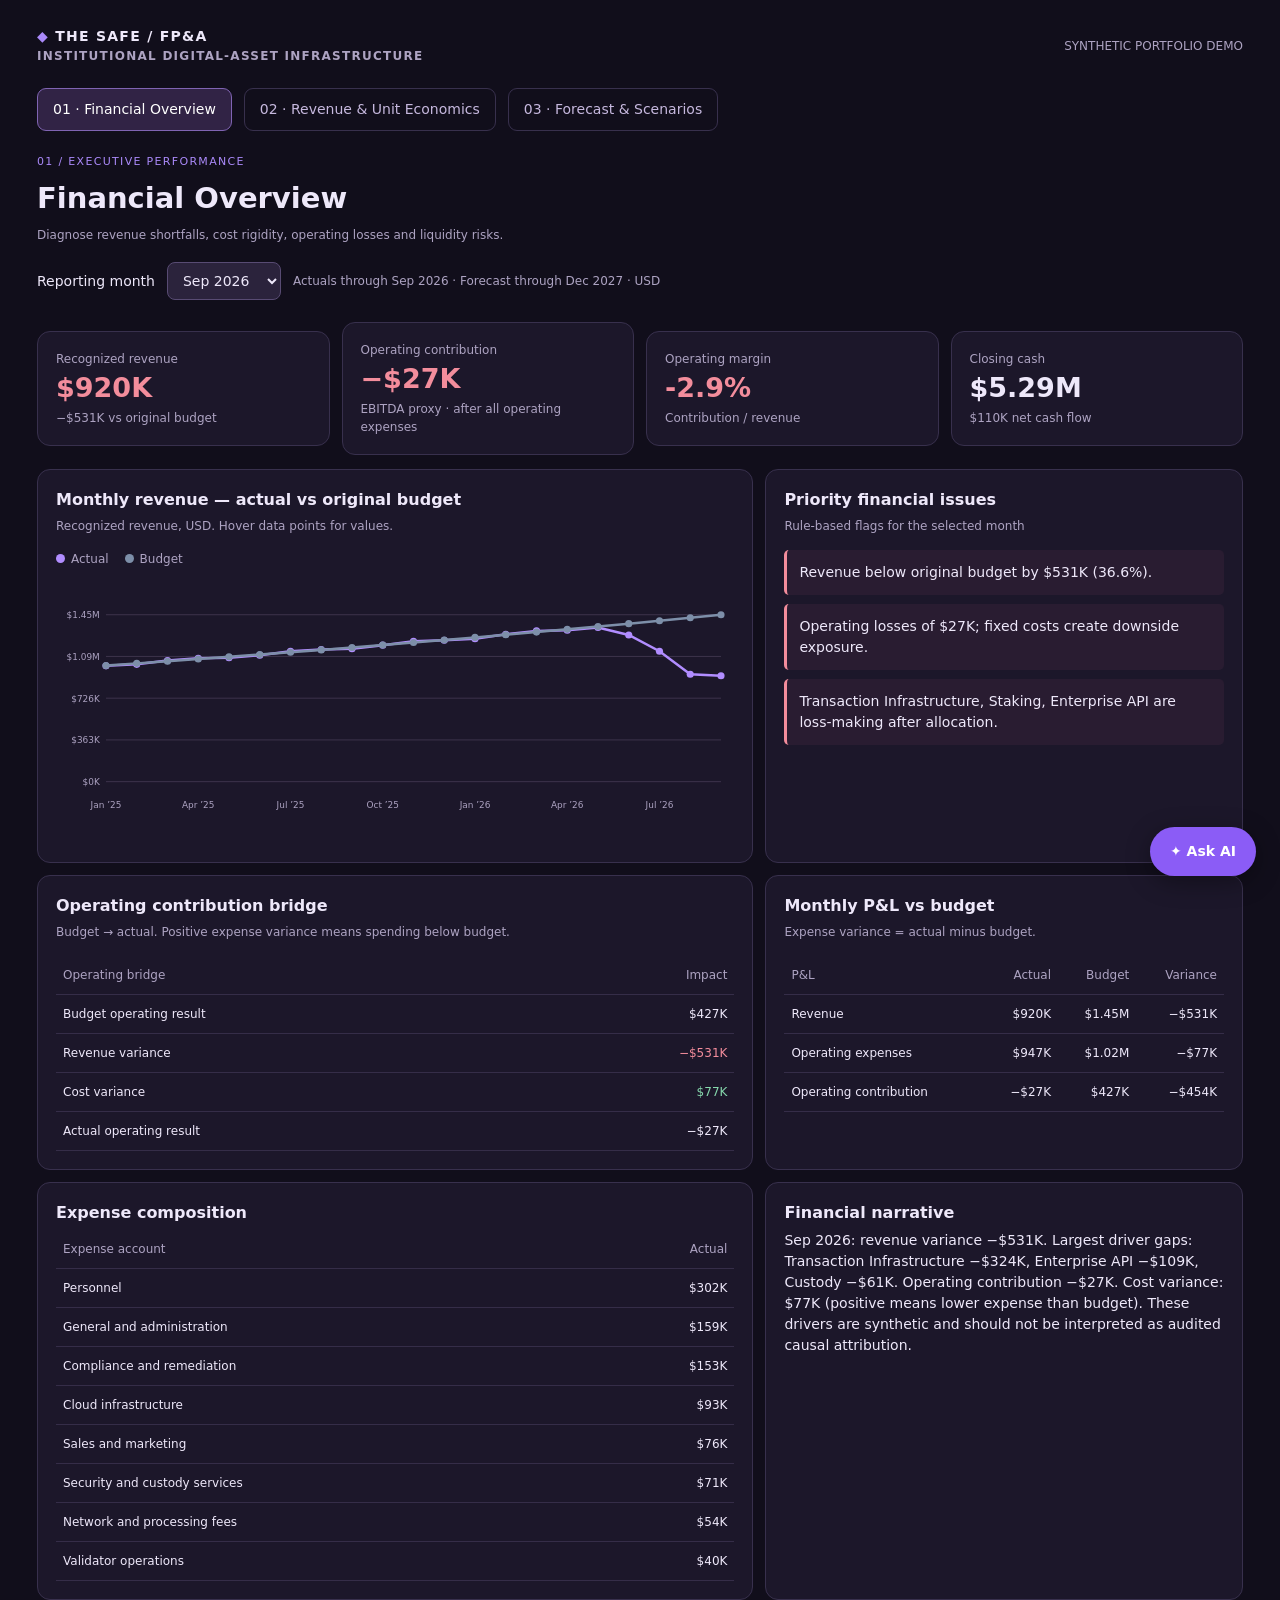
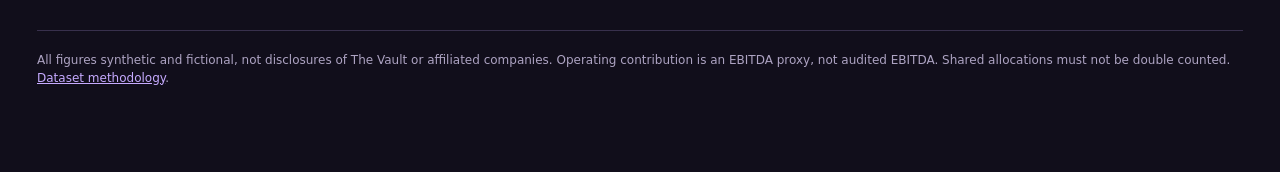
<file: index.html>
<!doctype html><html lang="en"><head><meta charset="utf-8"><meta name="viewport" content="width=device-width,initial-scale=1"><title>THE SAFE / FP&A — Financial Overview</title><link rel="stylesheet" href="style.css"><style>
#ai-chat-widget{position:fixed;bottom:24px;right:24px;z-index:99999;font-family:system-ui,sans-serif}
#ai-chat-toggle{display:flex;align-items:center;gap:10px;padding:14px 20px;background:#8b5cf6;color:white;border:0;border-radius:30px;cursor:pointer;font-weight:600;box-shadow:0 6px 25px rgba(0,0,0,.35)}
#ai-chat-panel{display:none;position:absolute;bottom:70px;right:0;width:380px;height:min(550px,calc(100dvh - 120px));background:#11131b;border:1px solid #41415a;border-radius:16px;overflow:hidden;box-shadow:0 12px 40px rgba(0,0,0,.5)}
#ai-chat-panel.open{display:flex;flex-direction:column}
#ai-chat-header{display:flex;justify-content:space-between;align-items:center;padding:12px 16px;color:white;background:#202331;font-weight:600}
#ai-chat-close{background:transparent;color:white;border:0;cursor:pointer;font-size:22px}
#ai-chat-frame{flex:1;width:100%;border:0;min-height:0}
@media(max-width:600px){#ai-chat-widget{right:12px;bottom:12px}#ai-chat-panel{width:min(380px,calc(100vw - 24px));height:min(550px,calc(100dvh - 100px))}}
</style></head><body data-page="overview"><main class="shell"><header><div class="brand"><b>◆</b> THE SAFE / FP&A <div class="tag">INSTITUTIONAL DIGITAL-ASSET INFRASTRUCTURE</div></div><span class="tag">SYNTHETIC PORTFOLIO DEMO</span></header><nav class="nav"><a href="index.html" class="active">01 · Financial Overview</a><a href="revenue.html" class="">02 · Revenue & Unit Economics</a><a href="forecast.html" class="">03 · Forecast & Scenarios</a></nav><div class="eyebrow">01 / executive performance</div><h1>Financial Overview</h1><p class="muted">Diagnose revenue shortfalls, cost rigidity, operating losses and liquidity risks.</p><div class="toolbar"><label for="month">Reporting month</label><select id="month"></select><span class="tag">Actuals through Sep 2026 · Forecast through Dec 2027 · USD</span></div><div id="content"><section class="kpis" id="kpis"></section><section class="grid2"><article class="panel"><h2>Monthly revenue — actual vs original budget</h2><p class="hint">Recognized revenue, USD. Hover data points for values.</p><div class="legend"><span><i style="background:#b18dff"></i>Actual</span><span><i style="background:#7d8fa9"></i>Budget</span></div><div id="revenueChart" class="chart"></div></article><article class="panel"><h2>Priority financial issues</h2><p class="hint">Rule-based flags for the selected month</p><div id="issues"></div></article><article class="panel"><h2>Operating contribution bridge</h2><p class="hint">Budget → actual. Positive expense variance means spending below budget.</p><div id="bridge"></div></article><article class="panel"><h2>Monthly P&L vs budget</h2><p class="hint">Expense variance = actual minus budget.</p><div id="pnl"></div></article><article class="panel"><h2>Expense composition</h2><div id="costs"></div></article><article class="panel"><h2>Financial narrative</h2><p id="narrative"></p></article></section></div><footer class="foot">All figures synthetic and fictional, not disclosures of The Vault or affiliated companies. Operating contribution is an EBITDA proxy, not audited EBITDA. Shared allocations must not be double counted. <a style="color:#c6aaff" href="README.md">Dataset methodology</a>.</footer></main><div class="tooltip" id="tooltip"></div><script src="common.js"></script><script src="views.js"></script><script>init()</script><div id="ai-chat-widget"><section id="ai-chat-panel" role="dialog" aria-label="AI Financial Analyst" aria-hidden="true"><div id="ai-chat-header"><span>✦ Safe AI Analyst</span><button id="ai-chat-close" type="button" aria-label="Close AI chat">×</button></div><iframe id="ai-chat-frame" title="AI Financial Analyst Chat" data-src="https://restless-scene-009b.ozornov-s-a.workers.dev/chat" referrerpolicy="strict-origin-when-cross-origin"></iframe></section><button id="ai-chat-toggle" type="button" aria-controls="ai-chat-panel" aria-expanded="false">✦ Ask AI</button></div>
<script>(()=>{const panel=document.getElementById('ai-chat-panel'),toggle=document.getElementById('ai-chat-toggle'),close=document.getElementById('ai-chat-close'),frame=document.getElementById('ai-chat-frame');function setOpen(open){panel.classList.toggle('open',open);panel.setAttribute('aria-hidden',String(!open));toggle.setAttribute('aria-expanded',String(open));if(open&&!frame.getAttribute('src'))frame.src=frame.dataset.src;if(!open)toggle.focus()}toggle.addEventListener('click',()=>setOpen(!panel.classList.contains('open')));close.addEventListener('click',()=>setOpen(false));document.addEventListener('keydown',e=>{if(e.key==='Escape'&&panel.classList.contains('open'))setOpen(false)})})();</script></body></html>
</file>
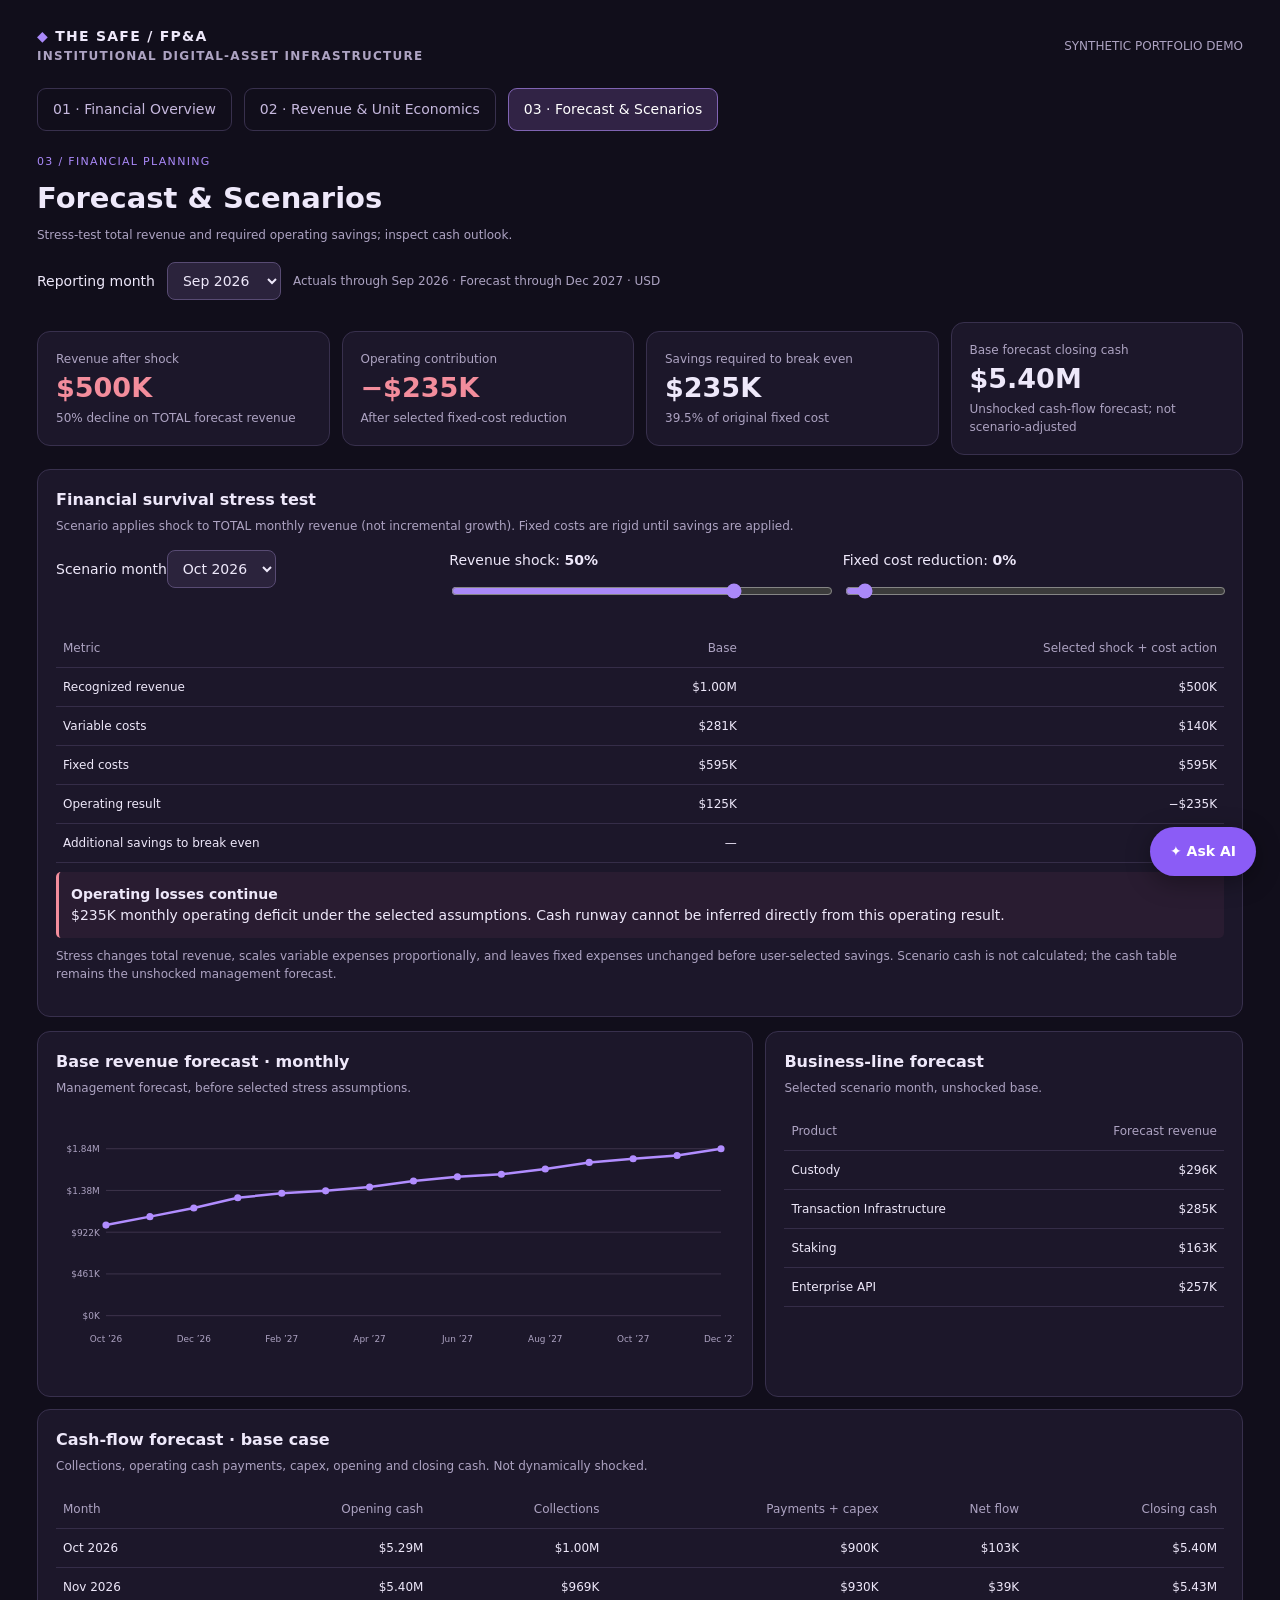
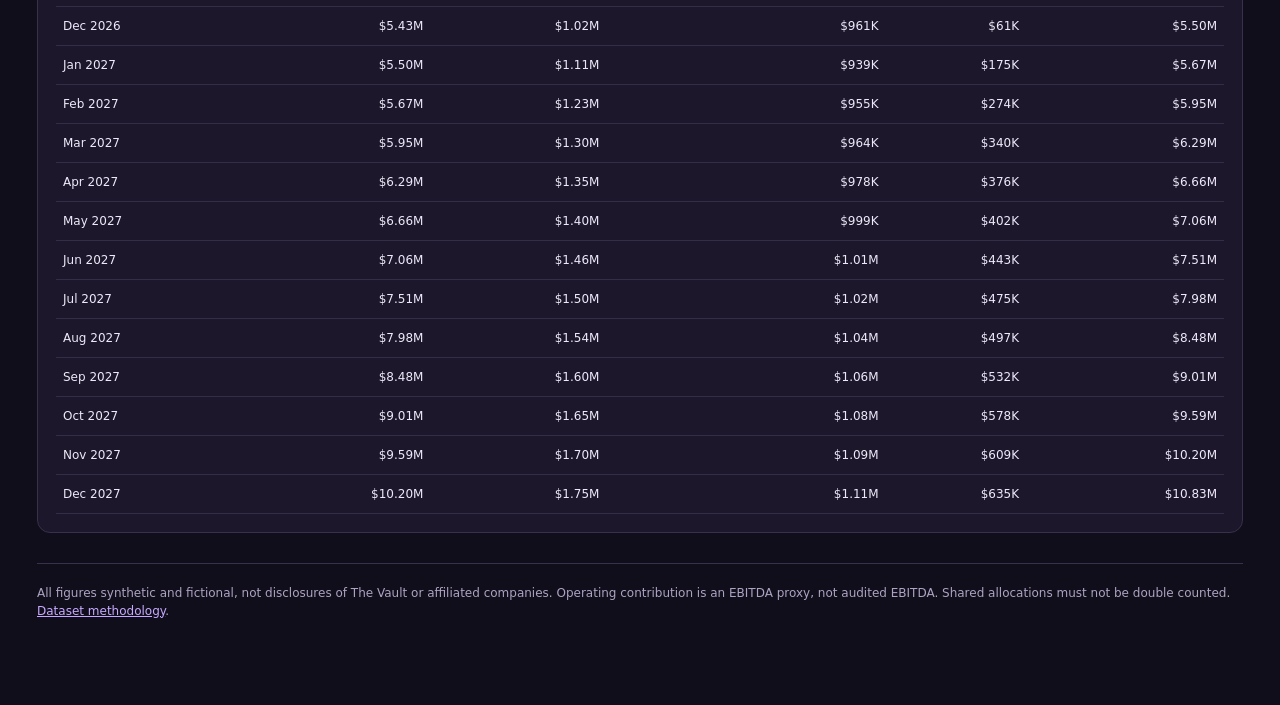
<file: forecast.html>
<!doctype html><html lang="en"><head><meta charset="utf-8"><meta name="viewport" content="width=device-width,initial-scale=1"><title>THE SAFE / FP&A — Forecast & Scenarios</title><link rel="stylesheet" href="style.css"><style>
#ai-chat-widget{position:fixed;bottom:24px;right:24px;z-index:99999;font-family:system-ui,sans-serif}
#ai-chat-toggle{display:flex;align-items:center;gap:10px;padding:14px 20px;background:#8b5cf6;color:white;border:0;border-radius:30px;cursor:pointer;font-weight:600;box-shadow:0 6px 25px rgba(0,0,0,.35)}
#ai-chat-panel{display:none;position:absolute;bottom:70px;right:0;width:380px;height:min(550px,calc(100dvh - 120px));background:#11131b;border:1px solid #41415a;border-radius:16px;overflow:hidden;box-shadow:0 12px 40px rgba(0,0,0,.5)}
#ai-chat-panel.open{display:flex;flex-direction:column}
#ai-chat-header{display:flex;justify-content:space-between;align-items:center;padding:12px 16px;color:white;background:#202331;font-weight:600}
#ai-chat-close{background:transparent;color:white;border:0;cursor:pointer;font-size:22px}
#ai-chat-frame{flex:1;width:100%;border:0;min-height:0}
@media(max-width:600px){#ai-chat-widget{right:12px;bottom:12px}#ai-chat-panel{width:min(380px,calc(100vw - 24px));height:min(550px,calc(100dvh - 100px))}}
</style></head><body data-page="forecast"><main class="shell"><header><div class="brand"><b>◆</b> THE SAFE / FP&A <div class="tag">INSTITUTIONAL DIGITAL-ASSET INFRASTRUCTURE</div></div><span class="tag">SYNTHETIC PORTFOLIO DEMO</span></header><nav class="nav"><a href="index.html" class="">01 · Financial Overview</a><a href="revenue.html" class="">02 · Revenue & Unit Economics</a><a href="forecast.html" class="active">03 · Forecast & Scenarios</a></nav><div class="eyebrow">03 / financial planning</div><h1>Forecast & Scenarios</h1><p class="muted">Stress-test total revenue and required operating savings; inspect cash outlook.</p><div class="toolbar"><label for="month">Reporting month</label><select id="month"></select><span class="tag">Actuals through Sep 2026 · Forecast through Dec 2027 · USD</span></div><div id="content"><section class="kpis" id="kpis"></section><section class="panel"><h2>Financial survival stress test</h2><p class="hint">Scenario applies shock to TOTAL monthly revenue (not incremental growth). Fixed costs are rigid until savings are applied.</p><div class="grid3"><div><label for="forecastStart">Scenario month</label><select id="forecastStart" onchange="forecast()"><option value="2026-10-01">Oct 2026</option><option value="2027-01-01">Jan 2027</option><option value="2027-07-01">Jul 2027</option></select></div><div><label for="shock">Revenue shock: <strong id="shockValue">50%</strong></label><input class="range" id="shock" type="range" min="0" max="65" step="5" value="50" oninput="forecast()"></div><div><label for="cut">Fixed cost reduction: <strong id="cutValue">0%</strong></label><input class="range" id="cut" type="range" min="0" max="80" step="5" value="0" oninput="forecast()"></div></div><div id="scenarioTable"></div><div id="feasibility"></div><p class="hint" id="scenarioCaption"></p></section><section class="grid2"><article class="panel"><h2>Base revenue forecast · monthly</h2><p class="hint">Management forecast, before selected stress assumptions.</p><div id="forecastChart" class="chart"></div></article><article class="panel"><h2>Business-line forecast</h2><p class="hint">Selected scenario month, unshocked base.</p><div id="forecastProduct"></div></article><article class="panel wide"><h2>Cash-flow forecast · base case</h2><p class="hint">Collections, operating cash payments, capex, opening and closing cash. Not dynamically shocked.</p><div id="cashForecast"></div></article></section></div><footer class="foot">All figures synthetic and fictional, not disclosures of The Vault or affiliated companies. Operating contribution is an EBITDA proxy, not audited EBITDA. Shared allocations must not be double counted. <a style="color:#c6aaff" href="README.md">Dataset methodology</a>.</footer></main><div class="tooltip" id="tooltip"></div><script src="common.js"></script><script src="views.js"></script><script>init()</script><div id="ai-chat-widget"><section id="ai-chat-panel" role="dialog" aria-label="AI Financial Analyst" aria-hidden="true"><div id="ai-chat-header"><span>✦ Safe AI Analyst</span><button id="ai-chat-close" type="button" aria-label="Close AI chat">×</button></div><iframe id="ai-chat-frame" title="AI Financial Analyst Chat" data-src="https://restless-scene-009b.ozornov-s-a.workers.dev/chat" referrerpolicy="strict-origin-when-cross-origin"></iframe></section><button id="ai-chat-toggle" type="button" aria-controls="ai-chat-panel" aria-expanded="false">✦ Ask AI</button></div>
<script>(()=>{const panel=document.getElementById('ai-chat-panel'),toggle=document.getElementById('ai-chat-toggle'),close=document.getElementById('ai-chat-close'),frame=document.getElementById('ai-chat-frame');function setOpen(open){panel.classList.toggle('open',open);panel.setAttribute('aria-hidden',String(!open));toggle.setAttribute('aria-expanded',String(open));if(open&&!frame.getAttribute('src'))frame.src=frame.dataset.src;if(!open)toggle.focus()}toggle.addEventListener('click',()=>setOpen(!panel.classList.contains('open')));close.addEventListener('click',()=>setOpen(false));document.addEventListener('keydown',e=>{if(e.key==='Escape'&&panel.classList.contains('open'))setOpen(false)})})();</script></body></html>
</file>
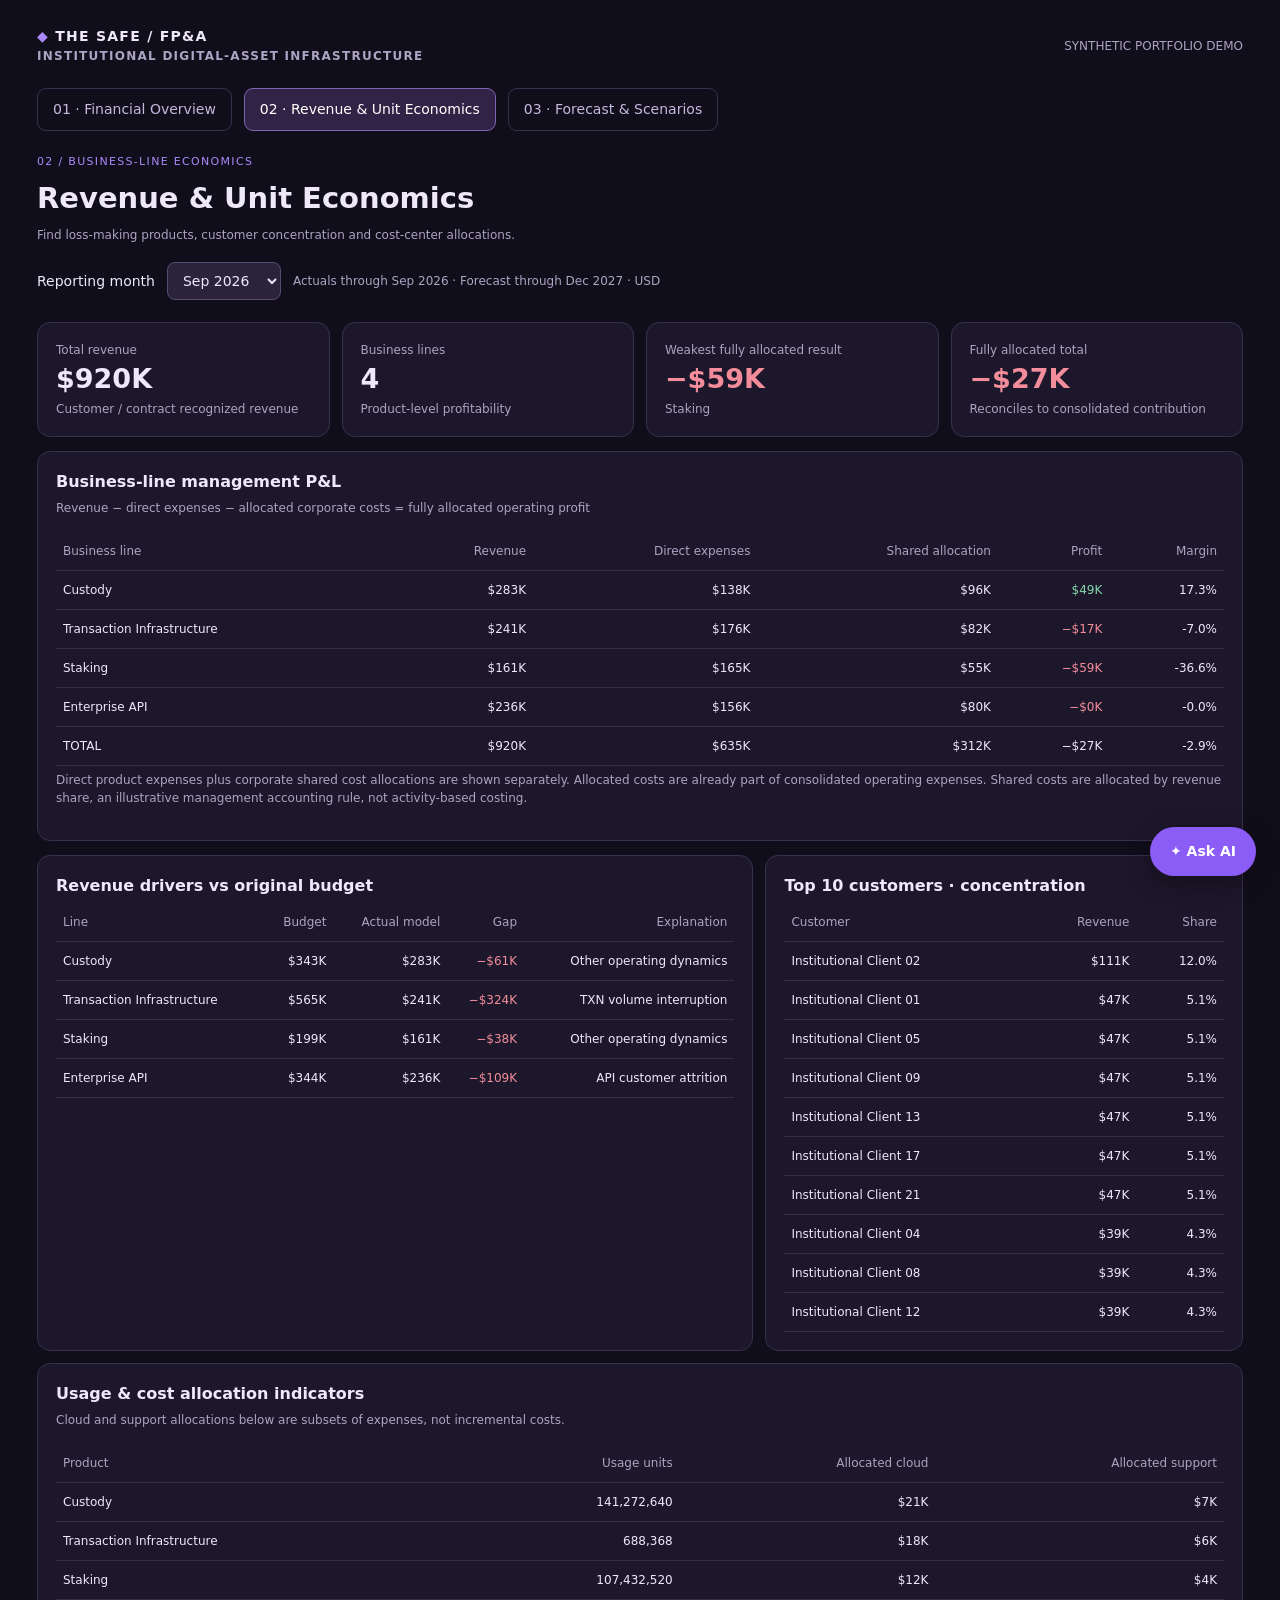
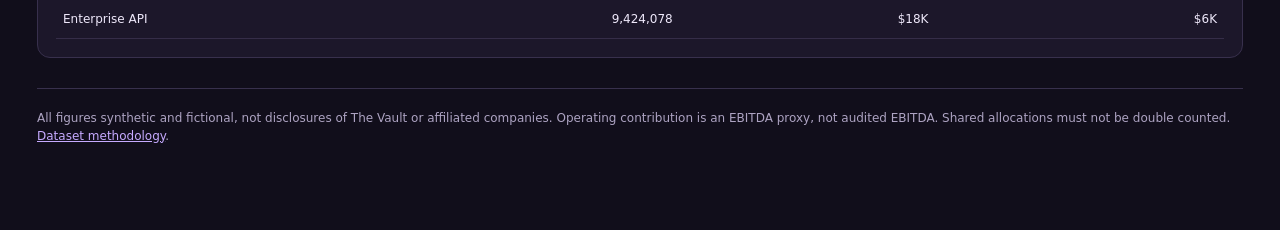
<file: revenue.html>
<!doctype html><html lang="en"><head><meta charset="utf-8"><meta name="viewport" content="width=device-width,initial-scale=1"><title>THE SAFE / FP&A — Revenue & Unit Economics</title><link rel="stylesheet" href="style.css"><style>
#ai-chat-widget{position:fixed;bottom:24px;right:24px;z-index:99999;font-family:system-ui,sans-serif}
#ai-chat-toggle{display:flex;align-items:center;gap:10px;padding:14px 20px;background:#8b5cf6;color:white;border:0;border-radius:30px;cursor:pointer;font-weight:600;box-shadow:0 6px 25px rgba(0,0,0,.35)}
#ai-chat-panel{display:none;position:absolute;bottom:70px;right:0;width:380px;height:min(550px,calc(100dvh - 120px));background:#11131b;border:1px solid #41415a;border-radius:16px;overflow:hidden;box-shadow:0 12px 40px rgba(0,0,0,.5)}
#ai-chat-panel.open{display:flex;flex-direction:column}
#ai-chat-header{display:flex;justify-content:space-between;align-items:center;padding:12px 16px;color:white;background:#202331;font-weight:600}
#ai-chat-close{background:transparent;color:white;border:0;cursor:pointer;font-size:22px}
#ai-chat-frame{flex:1;width:100%;border:0;min-height:0}
@media(max-width:600px){#ai-chat-widget{right:12px;bottom:12px}#ai-chat-panel{width:min(380px,calc(100vw - 24px));height:min(550px,calc(100dvh - 100px))}}
</style></head><body data-page="revenue"><main class="shell"><header><div class="brand"><b>◆</b> THE SAFE / FP&A <div class="tag">INSTITUTIONAL DIGITAL-ASSET INFRASTRUCTURE</div></div><span class="tag">SYNTHETIC PORTFOLIO DEMO</span></header><nav class="nav"><a href="index.html" class="">01 · Financial Overview</a><a href="revenue.html" class="active">02 · Revenue & Unit Economics</a><a href="forecast.html" class="">03 · Forecast & Scenarios</a></nav><div class="eyebrow">02 / business-line economics</div><h1>Revenue & Unit Economics</h1><p class="muted">Find loss-making products, customer concentration and cost-center allocations.</p><div class="toolbar"><label for="month">Reporting month</label><select id="month"></select><span class="tag">Actuals through Sep 2026 · Forecast through Dec 2027 · USD</span></div><div id="content"><section class="kpis" id="kpis"></section><section class="panel"><h2>Business-line management P&L</h2><p class="hint">Revenue − direct expenses − allocated corporate costs = fully allocated operating profit</p><div id="linePnl"></div><p id="allocNote" class="hint"></p></section><section class="grid2"><article class="panel"><h2>Revenue drivers vs original budget</h2><div id="drivers"></div></article><article class="panel"><h2>Top 10 customers · concentration</h2><div id="customers"></div></article><article class="panel wide"><h2>Usage & cost allocation indicators</h2><p class="hint">Cloud and support allocations below are subsets of expenses, not incremental costs.</p><div id="usage"></div></article></section></div><footer class="foot">All figures synthetic and fictional, not disclosures of The Vault or affiliated companies. Operating contribution is an EBITDA proxy, not audited EBITDA. Shared allocations must not be double counted. <a style="color:#c6aaff" href="README.md">Dataset methodology</a>.</footer></main><div class="tooltip" id="tooltip"></div><script src="common.js"></script><script src="views.js"></script><script>init()</script><div id="ai-chat-widget"><section id="ai-chat-panel" role="dialog" aria-label="AI Financial Analyst" aria-hidden="true"><div id="ai-chat-header"><span>✦ Safe AI Analyst</span><button id="ai-chat-close" type="button" aria-label="Close AI chat">×</button></div><iframe id="ai-chat-frame" title="AI Financial Analyst Chat" data-src="https://restless-scene-009b.ozornov-s-a.workers.dev/chat" referrerpolicy="strict-origin-when-cross-origin"></iframe></section><button id="ai-chat-toggle" type="button" aria-controls="ai-chat-panel" aria-expanded="false">✦ Ask AI</button></div>
<script>(()=>{const panel=document.getElementById('ai-chat-panel'),toggle=document.getElementById('ai-chat-toggle'),close=document.getElementById('ai-chat-close'),frame=document.getElementById('ai-chat-frame');function setOpen(open){panel.classList.toggle('open',open);panel.setAttribute('aria-hidden',String(!open));toggle.setAttribute('aria-expanded',String(open));if(open&&!frame.getAttribute('src'))frame.src=frame.dataset.src;if(!open)toggle.focus()}toggle.addEventListener('click',()=>setOpen(!panel.classList.contains('open')));close.addEventListener('click',()=>setOpen(false));document.addEventListener('keydown',e=>{if(e.key==='Escape'&&panel.classList.contains('open'))setOpen(false)})})();</script></body></html>
</file>
<file: style.css>
:root{color-scheme:dark;--bg:#110e1b;--panel:#1c172a;--border:#38304d;--txt:#eee8fa;--muted:#ada3c2;--purple:#aa89f9;--red:#f38d9c;--green:#86d8ad}*{box-sizing:border-box}body{margin:0;background:var(--bg);color:var(--txt);font:14px/1.5 system-ui,Segoe UI,Arial}.shell{max-width:1250px;margin:auto;padding:26px 22px 85px}header,.toolbar,.nav,.kpis,.grid2,.grid3,.filters,.chathead{display:flex;gap:12px;align-items:center;flex-wrap:wrap}header{justify-content:space-between}.brand{font-weight:850;letter-spacing:.09em}.brand b{color:var(--purple)}.tag,.muted,.hint{color:var(--muted);font-size:12px}.nav{margin:23px 0}.nav a{color:#c6b8de;text-decoration:none;border:1px solid var(--border);border-radius:9px;padding:10px 15px}.nav a.active{background:#312345;color:#fff;border-color:#8064b3}.eyebrow{text-transform:uppercase;letter-spacing:.12em;color:var(--purple);font-size:11px}h1{font-size:29px;margin:6px 0}h2{font-size:16px;margin:0 0 5px}p{margin:5px 0 15px}.toolbar{margin:18px 0 22px}select,input,button{font:inherit;background:#2b233c;color:var(--txt);border:1px solid #584b73;border-radius:8px;padding:9px 11px}button{cursor:pointer}button:hover{border-color:var(--purple)}.kpis{display:grid;grid-template-columns:repeat(4,minmax(0,1fr));margin-bottom:14px}.card,.panel{border:1px solid var(--border);background:var(--panel);border-radius:13px;padding:18px;min-width:0}.kpi{font-size:27px;font-weight:800;font-variant-numeric:tabular-nums}.label{font-size:12px;color:var(--muted)}.negative{color:var(--red)}.positive{color:var(--green)}.grid2{display:grid;grid-template-columns:1.5fr 1fr;align-items:stretch;margin:14px 0}.grid3{display:grid;grid-template-columns:repeat(3,minmax(0,1fr));align-items:stretch;margin:14px 0}.wide{grid-column:1/-1}.chart{min-height:240px;overflow:auto}.chart svg{width:100%;min-width:460px;height:260px}.legend{display:flex;gap:16px;font-size:12px;color:var(--muted);margin:10px 0}.legend i{display:inline-block;width:9px;height:9px;margin-right:6px;border-radius:50%}table{border-collapse:collapse;width:100%;font-size:12px}th,td{padding:10px 7px;border-bottom:1px solid #352d48;text-align:right}th:first-child,td:first-child{text-align:left}th{color:var(--muted);font-weight:500}.scroll{overflow:auto}.bar{height:9px;border-radius:4px;background:#322940;overflow:hidden}.bar span{display:block;height:100%;background:var(--purple)}.issue{padding:12px;border-left:3px solid var(--red);background:#291c31;margin:9px 0;border-radius:5px}.issue strong{display:block}.range{width:100%;accent-color:var(--purple)}.foot{border-top:1px solid var(--border);margin-top:30px;padding-top:20px;color:var(--muted);font-size:12px}.tooltip{position:fixed;display:none;pointer-events:none;z-index:30;background:#322741;border:1px solid #76628e;padding:9px 12px;border-radius:9px;box-shadow:0 8px 24px #0008;font-size:12px}.assistant-launch{position:fixed;right:22px;bottom:22px;border-radius:40px;background:#7a53cc;border-color:#aa8cf0;z-index:51;box-shadow:0 6px 22px #0009}.assistant{position:fixed;right:22px;bottom:78px;width:min(390px,calc(100vw - 24px));height:min(540px,calc(100vh - 120px));display:none;flex-direction:column;background:#1d172c;border:1px solid #6d5594;border-radius:15px;box-shadow:0 20px 50px #000b;z-index:50;overflow:hidden}.assistant.open{display:flex}.chathead{padding:13px 15px;border-bottom:1px solid var(--border);justify-content:space-between}.messages{flex:1;overflow:auto;padding:12px;display:flex;flex-direction:column;gap:9px}.bubble{max-width:94%;padding:10px 12px;border-radius:10px;background:#332842;white-space:pre-wrap;font-size:12px}.bubble.user{align-self:flex-end;background:#503b75}.chatinput{display:flex;gap:6px;padding:10px;border-top:1px solid var(--border)}.chatinput input{min-width:0;flex:1}.small{font-size:11px}.warn{color:#efc482}@media(max-width:900px){.kpis{grid-template-columns:repeat(2,minmax(0,1fr))}.grid2,.grid3{grid-template-columns:1fr}}@media(max-width:500px){.shell{padding:17px 13px 85px}.kpis{grid-template-columns:1fr 1fr}.kpi{font-size:21px}.card,.panel{padding:13px}}
</file>
